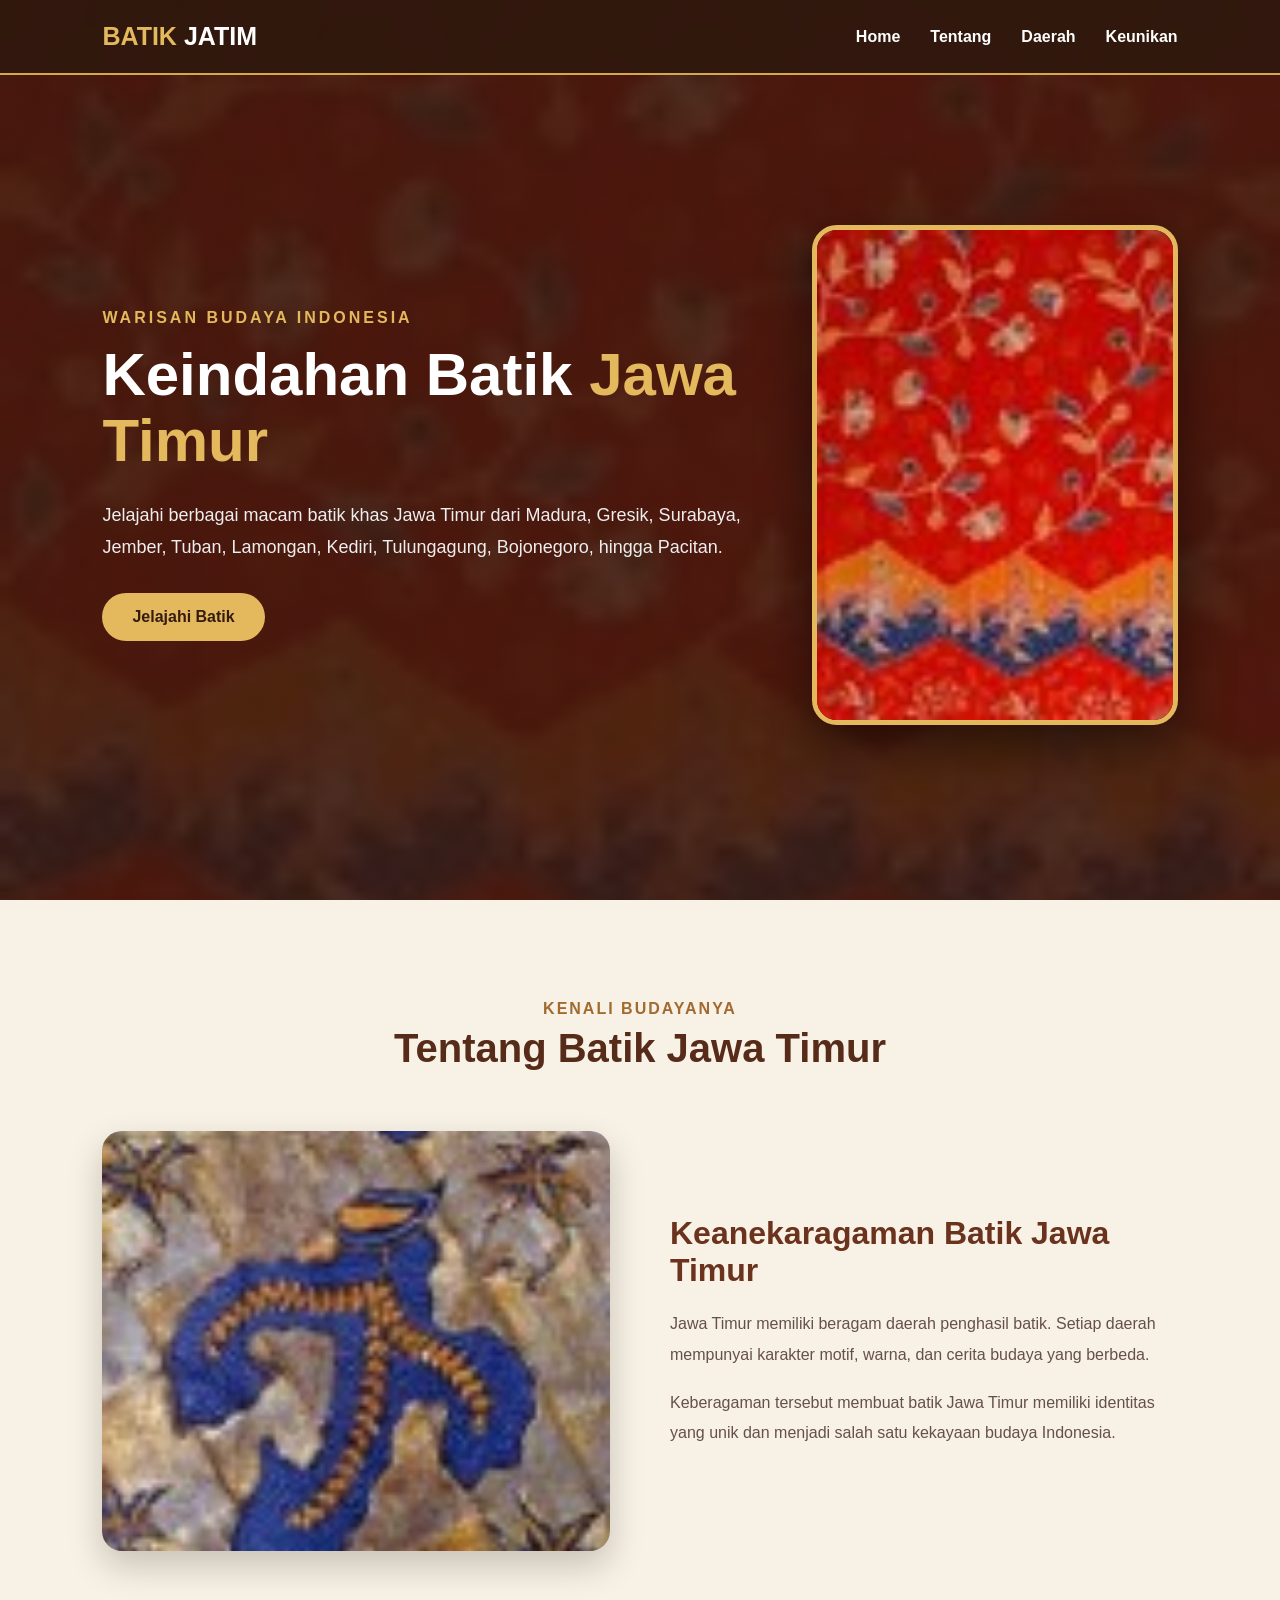
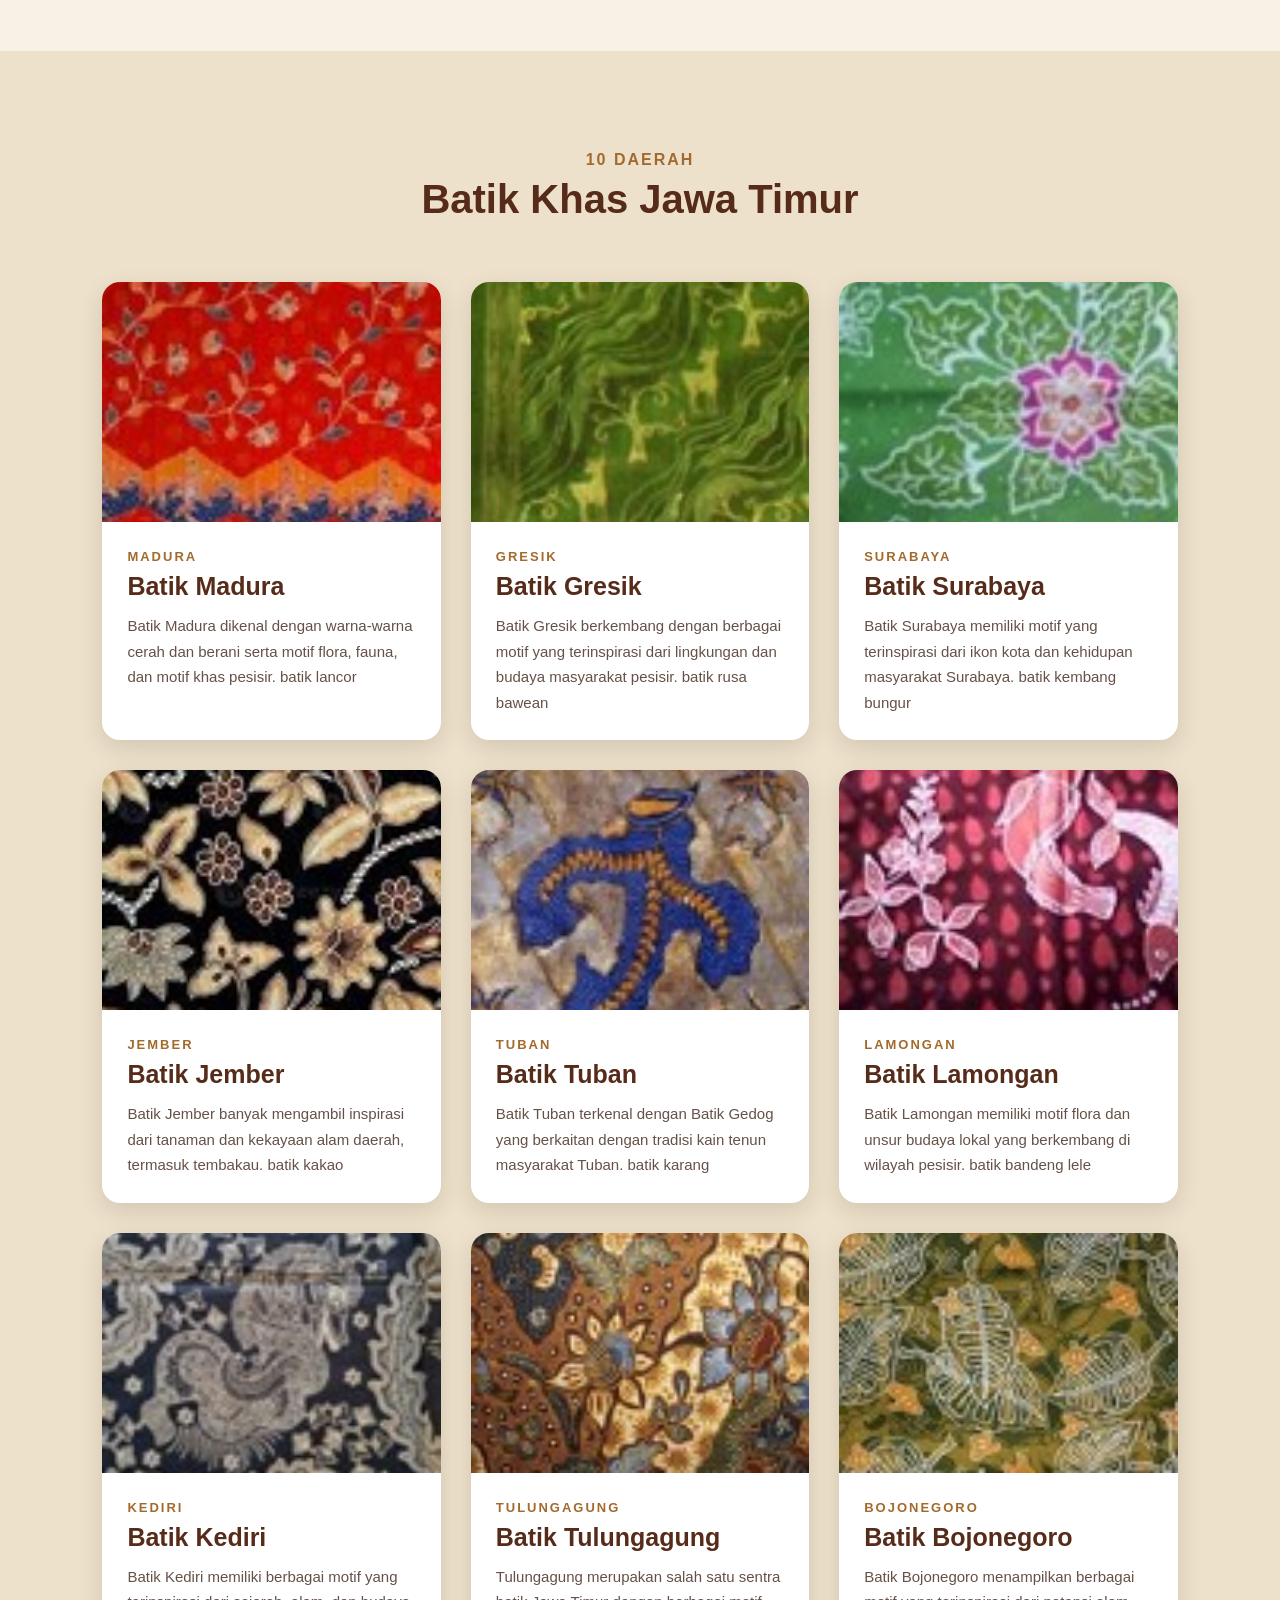
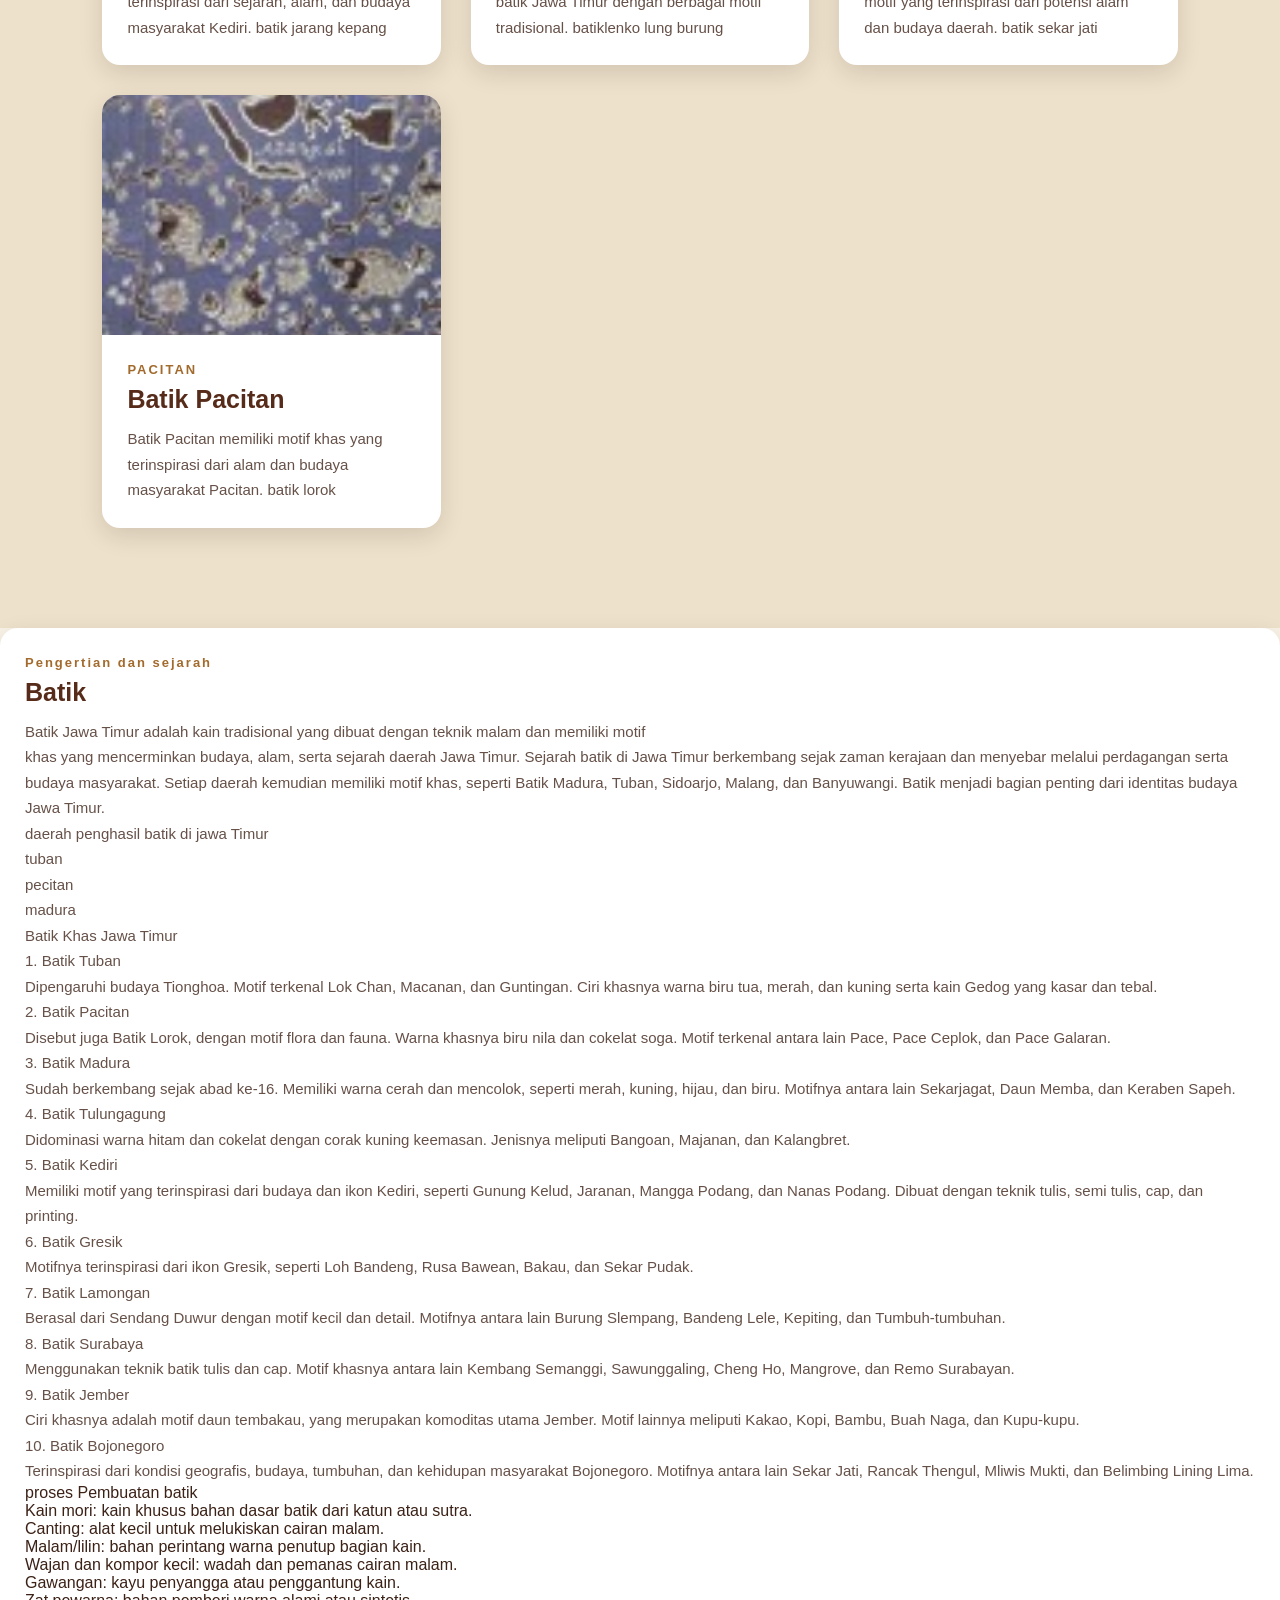
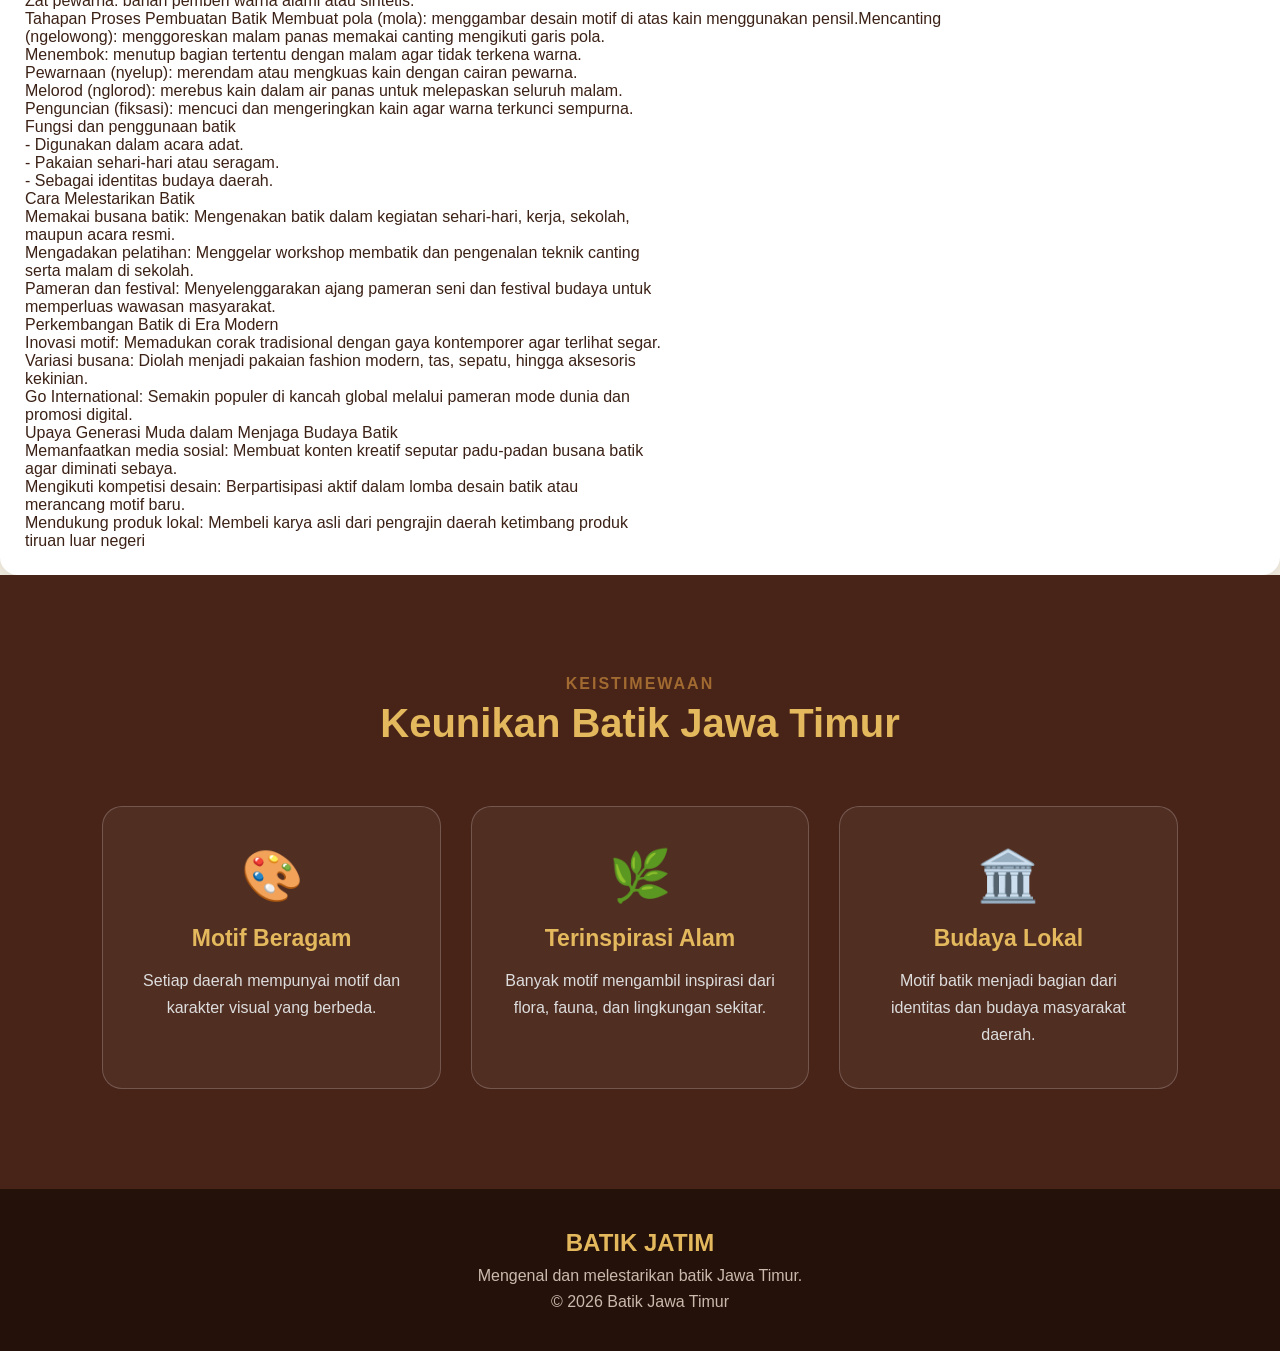
<file: index.html>
<!DOCTYPE html>
<html lang="id">
<head>
    <meta charset="UTF-8">
    <meta name="viewport" content="width=device-width, initial-scale=1.0">

    <title>Batik Jawa Timur</title>

    <link rel="stylesheet" href="style.css">
</head>

<body>

    <!-- NAVBAR -->
    <header>
        <nav class="navbar">

            <div class="logo">
                BATIK <span>JATIM</span>
            </div>

            <ul class="nav-menu">
                <li><a href="#home">Home</a></li>
                <li><a href="#tentang">Tentang</a></li>
                <li><a href="#daerah">Daerah</a></li>
                <li><a href="#keunikan">Keunikan</a></li>
            </ul>

        </nav>
    </header>


    <!-- HERO -->
    <section class="hero" id="home">

        <div class="hero-content">

            <p class="subtitle">WARISAN BUDAYA INDONESIA</p>

            <h1>
                Keindahan Batik
                <span>Jawa Timur</span>
            </h1>

            <p>
                Jelajahi berbagai macam batik khas Jawa Timur
                dari Madura, Gresik, Surabaya, Jember, Tuban,
                Lamongan, Kediri, Tulungagung, Bojonegoro,
                hingga Pacitan.
            </p>

            <a href="#daerah" class="btn">
                Jelajahi Batik
            </a>

        </div>

        <div class="hero-image">
            <img src="images/madura.jpg" alt="Batik Madura">
        </div>

    </section>


    <!-- TENTANG -->
    <section id="tentang" class="section">

        <div class="title">
            <p>KENALI BUDAYANYA</p>
            <h2>Tentang Batik Jawa Timur</h2>
        </div>

        <div class="about">

            <div class="about-image">
                <img src="images/tuban.jpg" alt="Batik Tuban">
            </div>

            <div class="about-text">

                <h3>Keanekaragaman Batik Jawa Timur</h3>

                <p>
                    Jawa Timur memiliki beragam daerah penghasil
                    batik. Setiap daerah mempunyai karakter motif,
                    warna, dan cerita budaya yang berbeda.
                </p>

                <p>
                    Keberagaman tersebut membuat batik Jawa Timur
                    memiliki identitas yang unik dan menjadi salah
                    satu kekayaan budaya Indonesia.
                </p>

            </div>

        </div>

    </section>


    <!-- DAERAH -->
    <section id="daerah" class="section daerah">

        <div class="title">
            <p>10 DAERAH</p>
            <h2>Batik Khas Jawa Timur</h2>
        </div>

        <div class="batik-grid">


            <!-- MADURA -->
            <div class="card">

                <div class="card-image">
                    <img src="images/madura.jpg" alt="Batik Madura">
                </div>

                <div class="card-content">

                    <span>MADURA</span>

                    <h3>Batik Madura</h3>

                    <p>
                        Batik Madura dikenal dengan warna-warna
                        cerah dan berani serta motif flora,
                        fauna, dan motif khas pesisir.
                        batik lancor
                    </p>

                </div>

            </div>


            <!-- GRESIK -->
            <div class="card">

                <div class="card-image">
                    <img src="images/gersik.jpg" alt="Batik Gresik">
                </div>

                <div class="card-content">

                    <span>GRESIK</span>

                    <h3>Batik Gresik</h3>

                    <p>
                        Batik Gresik berkembang dengan berbagai
                        motif yang terinspirasi dari lingkungan
                        dan budaya masyarakat pesisir.
                        batik rusa bawean
                    </p>

                </div>

            </div>


            <!-- SURABAYA -->
            <div class="card">

                <div class="card-image">
                    <img src="images/surabaya.jpg" alt="Batik Surabaya">
                </div>

                <div class="card-content">

                    <span>SURABAYA</span>

                    <h3>Batik Surabaya</h3>

                    <p>
                        Batik Surabaya memiliki motif yang
                        terinspirasi dari ikon kota dan kehidupan
                        masyarakat Surabaya.
                        batik kembang bungur
                    </p>

                </div>

            </div>


            <!-- JEMBER -->
            <div class="card">

                <div class="card-image">
                    <img src="images/jember.jpg" alt="Batik Jember">
                </div>

                <div class="card-content">

                    <span>JEMBER</span>

                    <h3>Batik Jember</h3>

                    <p>
                        Batik Jember banyak mengambil inspirasi
                        dari tanaman dan kekayaan alam daerah,
                        termasuk tembakau.
                        batik kakao
                    </p>

                </div>

            </div>


            <!-- TUBAN -->
            <div class="card">

                <div class="card-image">
                    <img src="images/tuban.jpg" alt="Batik Tuban Gedog">
                </div>

                <div class="card-content">

                    <span>TUBAN</span>

                    <h3>Batik Tuban</h3>

                    <p>
                        Batik Tuban terkenal dengan Batik Gedog
                        yang berkaitan dengan tradisi kain tenun
                        masyarakat Tuban.
                        batik karang
                    </p>

                </div>

            </div>


            <!-- LAMONGAN -->
            <div class="card">

                <div class="card-image">
                    <img src="images/lamongan.jpg" alt="Batik Lamongan">
                </div>

                <div class="card-content">

                    <span>LAMONGAN</span>

                    <h3>Batik Lamongan</h3>

                    <p>
                        Batik Lamongan memiliki motif flora
                        dan unsur budaya lokal yang berkembang
                        di wilayah pesisir.
                        batik bandeng lele
                    </p>

                </div>

            </div>


            <!-- KEDIRI -->
            <div class="card">

                <div class="card-image">
                    <img src="images/kediri.jpg" alt="Batik Kediri">
                </div>

                <div class="card-content">

                    <span>KEDIRI</span>

                    <h3>Batik Kediri</h3>

                    <p>
                        Batik Kediri memiliki berbagai motif
                        yang terinspirasi dari sejarah, alam,
                        dan budaya masyarakat Kediri.
                        batik jarang kepang
                    </p>

                </div>

            </div>


            <!-- TULUNGAGUNG -->
            <div class="card">

                <div class="card-image">
                    <img src="images/tulungagung.jpg" alt="Batik Tulungagung">
                </div>

                <div class="card-content">

                    <span>TULUNGAGUNG</span>

                    <h3>Batik Tulungagung</h3>

                    <p>
                        Tulungagung merupakan salah satu sentra
                        batik Jawa Timur dengan berbagai motif
                        tradisional.
                        batiklenko lung burung
                    </p>

                </div>

            </div>


            <!-- BOJONEGORO -->
            <div class="card">

                <div class="card-image">
                    <img src="images/bojonegoro.jpg" alt="Batik Bojonegoro">
                </div>

                <div class="card-content">

                    <span>BOJONEGORO</span>

                    <h3>Batik Bojonegoro</h3>

                    <p>
                        Batik Bojonegoro menampilkan berbagai
                        motif yang terinspirasi dari potensi
                        alam dan budaya daerah.
                        batik sekar jati
                    </p>

                </div>

            </div>


            <!-- PACITAN -->
            <div class="card">

                <div class="card-image">
                    <img src="images/pacitan.jpg" alt="Batik Pacitan">
                </div>

                <div class="card-content">

                    <span>PACITAN</span>

                    <h3>Batik Pacitan</h3>

                    <p>
                        Batik Pacitan memiliki motif khas yang
                        terinspirasi dari alam dan budaya
                        masyarakat Pacitan.
                        batik lorok
                    </p>

                </div>

            </div>

        </div>

    </section>
     <div class="card">

                <div class="card-content">

                    <span>Pengertian dan sejarah</span>

                    <h3>Batik </h3>

    <p>Batik Jawa Timur adalah kain tradisional yang dibuat dengan teknik malam dan memiliki motif<br>
     khas yang mencerminkan budaya, alam, serta sejarah daerah Jawa Timur.
     Sejarah batik di Jawa Timur berkembang sejak zaman kerajaan dan menyebar melalui perdagangan serta budaya masyarakat. Setiap daerah kemudian memiliki motif khas, seperti Batik Madura, Tuban, Sidoarjo, Malang, dan Banyuwangi.
      Batik menjadi bagian penting dari identitas budaya Jawa Timur.<br>
      daerah penghasil batik di jawa Timur <br>
      tuban <br>
      pecitan<br>
      madura <br>
    </p>
    <p>Batik Khas Jawa Timur<br>

1. Batik Tuban<br>
    Dipengaruhi budaya Tionghoa. Motif terkenal Lok Chan, Macanan, dan Guntingan. Ciri khasnya warna biru tua, merah, dan kuning serta kain Gedog yang kasar dan tebal.<br>
2. Batik Pacitan<br>
    Disebut juga Batik Lorok, dengan motif flora dan fauna. Warna khasnya biru nila dan cokelat soga. Motif terkenal antara lain Pace, Pace Ceplok, dan Pace Galaran.<br>
3. Batik Madura<br>
    Sudah berkembang sejak abad ke-16. Memiliki warna cerah dan mencolok, seperti merah, kuning, hijau, dan biru. Motifnya antara lain Sekarjagat, Daun Memba, dan Keraben Sapeh.<br>
4. Batik Tulungagung<br>
    Didominasi warna hitam dan cokelat dengan corak kuning keemasan. Jenisnya meliputi Bangoan, Majanan, dan Kalangbret.<br>
5. Batik Kediri<br>
    Memiliki motif yang terinspirasi dari budaya dan ikon Kediri, seperti Gunung Kelud, Jaranan, Mangga Podang, dan Nanas Podang. Dibuat dengan teknik tulis, semi tulis, cap, dan printing.<br>
6. Batik Gresik<br>
    Motifnya terinspirasi dari ikon Gresik, seperti Loh Bandeng, Rusa Bawean, Bakau, dan Sekar Pudak.<br>
7. Batik Lamongan<br>
    Berasal dari Sendang Duwur dengan motif kecil dan detail. Motifnya antara lain Burung Slempang, Bandeng Lele, Kepiting, dan Tumbuh-tumbuhan.<br>
8. Batik Surabaya<br>
    Menggunakan teknik batik tulis dan cap. Motif khasnya antara lain Kembang Semanggi, Sawunggaling, Cheng Ho, Mangrove, dan Remo Surabayan.<br>
9. Batik Jember<br>
    Ciri khasnya adalah motif daun tembakau, yang merupakan komoditas utama Jember. Motif lainnya meliputi Kakao, Kopi, Bambu, Buah Naga, dan Kupu-kupu.<br>
10. Batik Bojonegoro<br>
    Terinspirasi dari kondisi geografis, budaya, tumbuhan, dan kehidupan masyarakat Bojonegoro. Motifnya antara lain Sekar Jati, Rancak Thengul, Mliwis Mukti, dan Belimbing Lining Lima.<br></p>
proses Pembuatan batik <br>
    Kain mori: kain khusus bahan dasar batik dari katun atau sutra.<br>
Canting: alat kecil untuk melukiskan cairan malam.<br>
Malam/lilin: bahan perintang warna penutup bagian kain.<br>
Wajan dan kompor kecil: wadah dan pemanas cairan malam.<br>
Gawangan: kayu penyangga atau penggantung kain.<br>
Zat pewarna: bahan pemberi warna alami atau sintetis.<br>



Tahapan Proses Pembuatan Batik

Membuat pola (mola): menggambar desain motif di atas kain menggunakan pensil.Mencanting<br>
 (ngelowong): menggoreskan malam panas memakai canting mengikuti garis pola.<br>
Menembok: menutup bagian tertentu dengan malam agar tidak terkena warna.<br>
Pewarnaan (nyelup): merendam atau mengkuas kain dengan cairan pewarna.<br>
Melorod (nglorod): merebus kain dalam air panas untuk melepaskan seluruh malam.<br>
Penguncian (fiksasi): mencuci dan mengeringkan kain agar warna terkunci sempurna.<br>

Fungsi dan penggunaan batik <br>
   - Digunakan dalam acara adat. <br>
   - Pakaian sehari-hari atau seragam. <br>
   - Sebagai identitas budaya daerah.<br>
   Cara Melestarikan Batik<br>
Memakai busana batik: Mengenakan batik dalam kegiatan sehari-hari, kerja, sekolah,<br>
maupun acara resmi.<br>
Mengadakan pelatihan: Menggelar workshop membatik dan pengenalan teknik canting<br>
serta malam di sekolah.<br>
Pameran dan festival: Menyelenggarakan ajang pameran seni dan festival budaya untuk<br>
memperluas wawasan masyarakat. <br>
Perkembangan Batik di Era Modern<br>
Inovasi motif: Memadukan corak tradisional dengan gaya kontemporer agar terlihat segar.<br>
Variasi busana: Diolah menjadi pakaian fashion modern, tas, sepatu, hingga aksesoris<br>
kekinian.<br>
Go International: Semakin populer di kancah global melalui pameran mode dunia dan<br>
promosi digital. <br>
Upaya Generasi Muda dalam Menjaga Budaya Batik<br>
Memanfaatkan media sosial: Membuat konten kreatif seputar padu-padan busana batik<br>
agar diminati sebaya.<br>
Mengikuti kompetisi desain: Berpartisipasi aktif dalam lomba desain batik atau<br>
merancang motif baru.<br>
Mendukung produk lokal: Membeli karya asli dari pengrajin daerah ketimbang produk<br>
tiruan luar negeri<br>
                </div>

            </div>

        </div>

    <!-- KEUNIKAN -->
    <section id="keunikan" class="keunikan">

        <div class="title">
            <p>KEISTIMEWAAN</p>
            <h2>Keunikan Batik Jawa Timur</h2>
        </div>

        <div class="feature-grid">

            <div class="feature">
                <div>🎨</div>
                <h3>Motif Beragam</h3>
                <p>
                    Setiap daerah mempunyai motif dan karakter
                    visual yang berbeda.
                </p>
            </div>

            <div class="feature">
                <div>🌿</div>
                <h3>Terinspirasi Alam</h3>
                <p>
                    Banyak motif mengambil inspirasi dari flora,
                    fauna, dan lingkungan sekitar.
                </p>
            </div>

            <div class="feature">
                <div>🏛️</div>
                <h3>Budaya Lokal</h3>
                <p>
                    Motif batik menjadi bagian dari identitas
                    dan budaya masyarakat daerah.
                </p>
            </div>

        </div>

    </section>


    <!-- FOOTER -->
    <footer>

        <h2>BATIK JATIM</h2>

        <p>
            Mengenal dan melestarikan batik Jawa Timur.
        </p>

        <p>
            © 2026 Batik Jawa Timur
        </p>

    </footer>

</body>
</html>
</file>
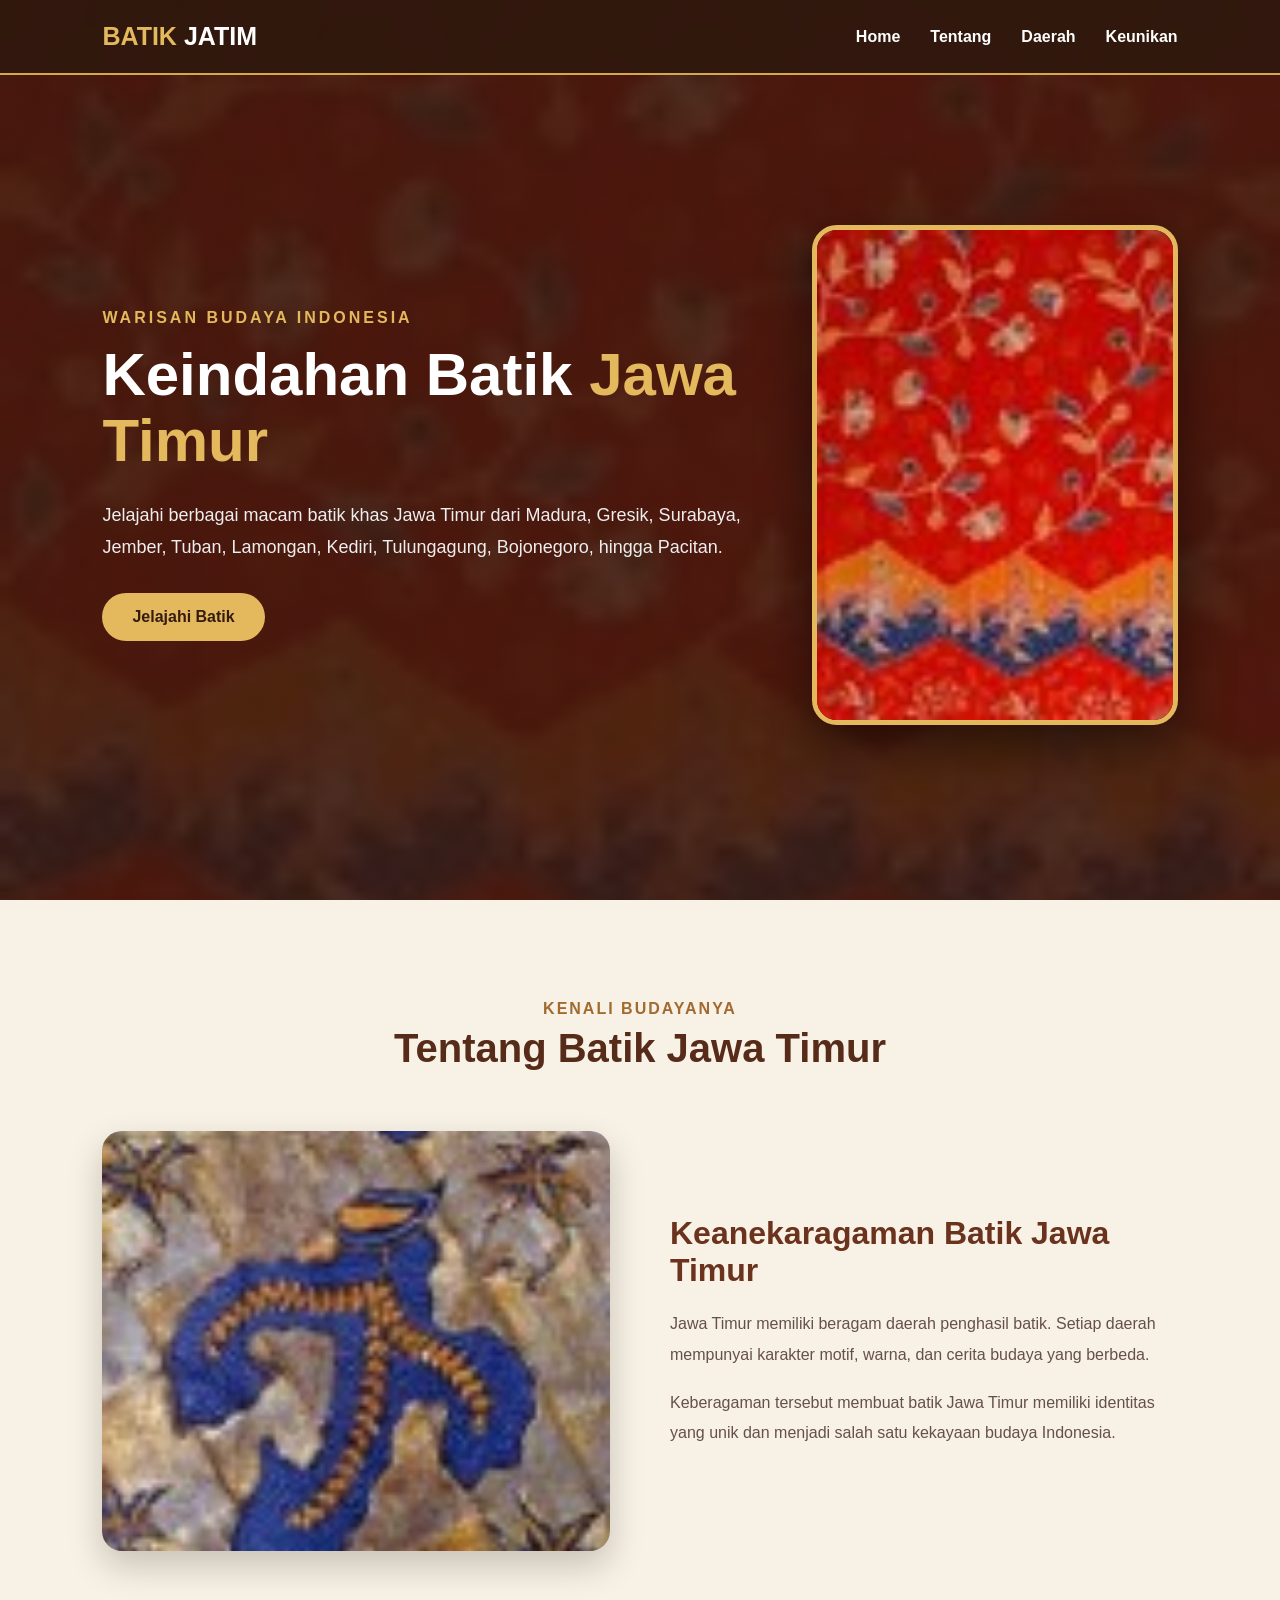
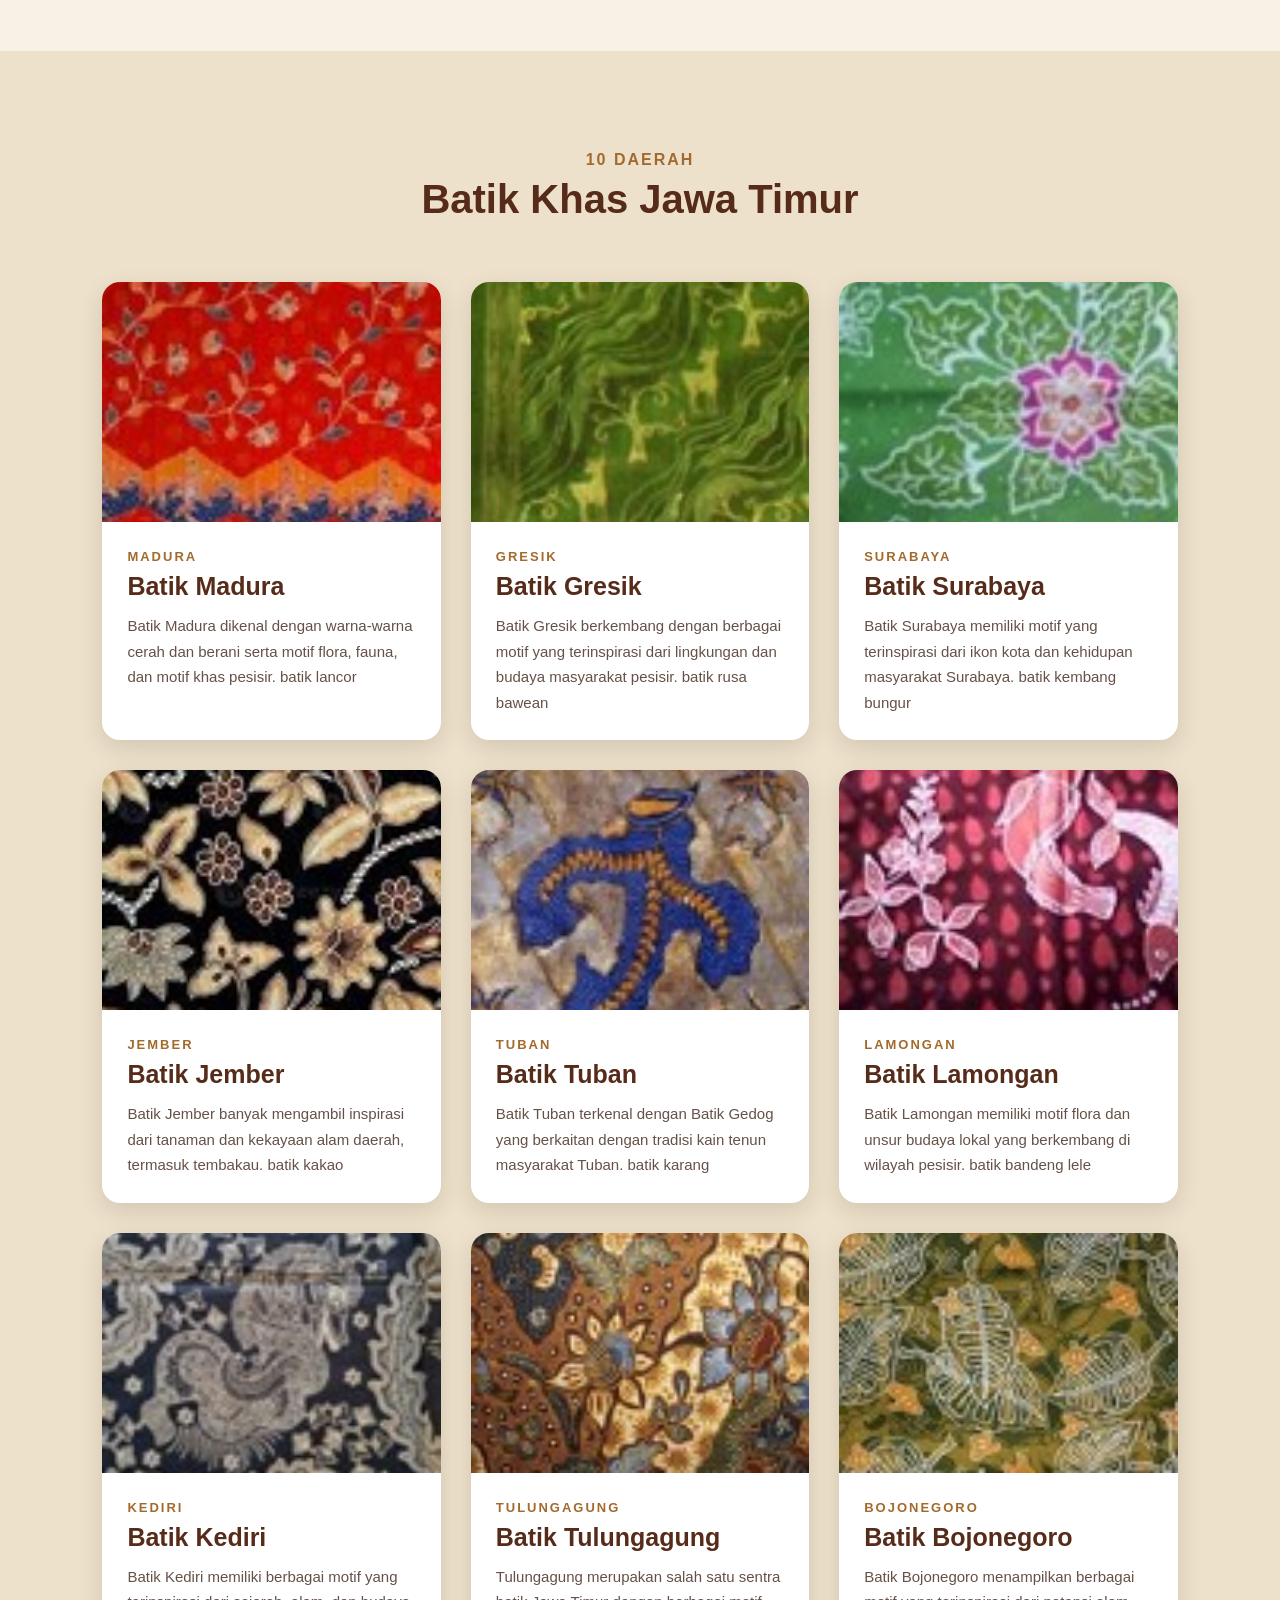
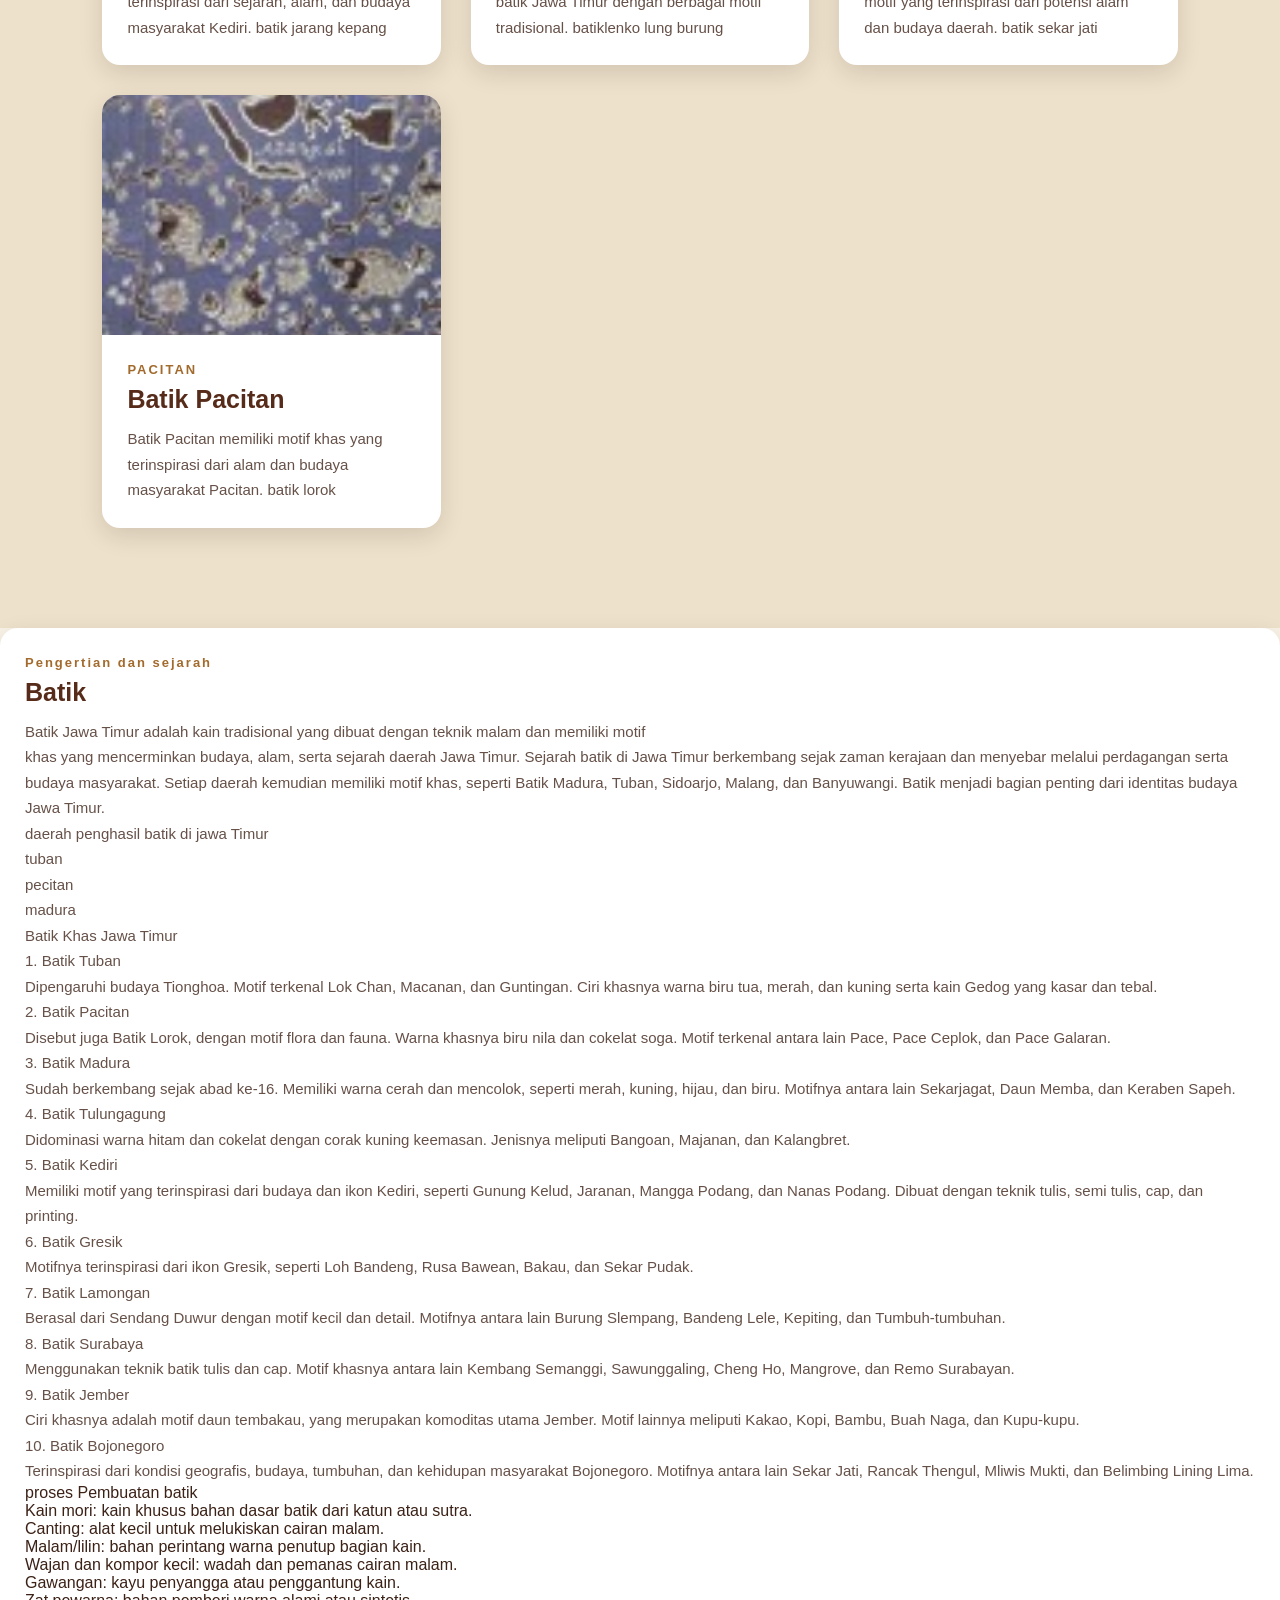
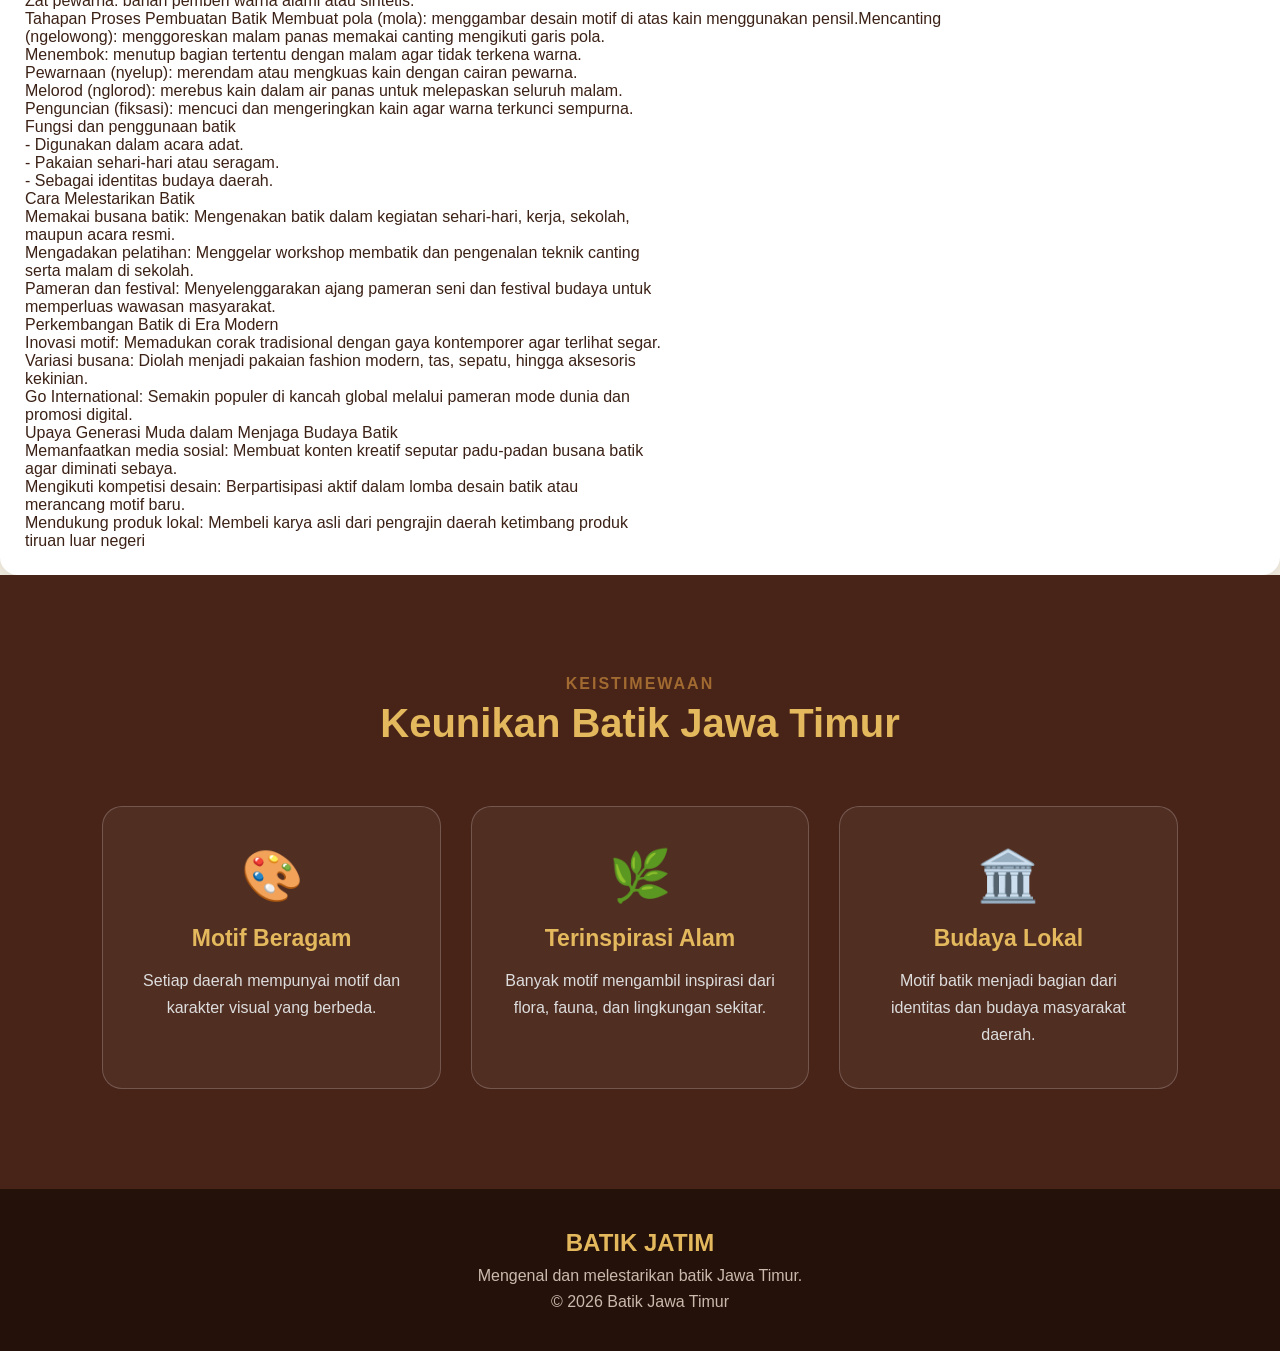
<file: ipas/index.html>
<!DOCTYPE html>
<html lang="id">
<head>
    <meta charset="UTF-8">
    <meta name="viewport" content="width=device-width, initial-scale=1.0">

    <title>Batik Jawa Timur</title>

    <link rel="stylesheet" href="style.css">
</head>

<body>

    <!-- NAVBAR -->
    <header>
        <nav class="navbar">

            <div class="logo">
                BATIK <span>JATIM</span>
            </div>

            <ul class="nav-menu">
                <li><a href="#home">Home</a></li>
                <li><a href="#tentang">Tentang</a></li>
                <li><a href="#daerah">Daerah</a></li>
                <li><a href="#keunikan">Keunikan</a></li>
            </ul>

        </nav>
    </header>


    <!-- HERO -->
    <section class="hero" id="home">

        <div class="hero-content">

            <p class="subtitle">WARISAN BUDAYA INDONESIA</p>

            <h1>
                Keindahan Batik
                <span>Jawa Timur</span>
            </h1>

            <p>
                Jelajahi berbagai macam batik khas Jawa Timur
                dari Madura, Gresik, Surabaya, Jember, Tuban,
                Lamongan, Kediri, Tulungagung, Bojonegoro,
                hingga Pacitan.
            </p>

            <a href="#daerah" class="btn">
                Jelajahi Batik
            </a>

        </div>

        <div class="hero-image">
            <img src="images/madura.jpg" alt="Batik Madura">
        </div>

    </section>


    <!-- TENTANG -->
    <section id="tentang" class="section">

        <div class="title">
            <p>KENALI BUDAYANYA</p>
            <h2>Tentang Batik Jawa Timur</h2>
        </div>

        <div class="about">

            <div class="about-image">
                <img src="images/tuban.jpg" alt="Batik Tuban">
            </div>

            <div class="about-text">

                <h3>Keanekaragaman Batik Jawa Timur</h3>

                <p>
                    Jawa Timur memiliki beragam daerah penghasil
                    batik. Setiap daerah mempunyai karakter motif,
                    warna, dan cerita budaya yang berbeda.
                </p>

                <p>
                    Keberagaman tersebut membuat batik Jawa Timur
                    memiliki identitas yang unik dan menjadi salah
                    satu kekayaan budaya Indonesia.
                </p>

            </div>

        </div>

    </section>


    <!-- DAERAH -->
    <section id="daerah" class="section daerah">

        <div class="title">
            <p>10 DAERAH</p>
            <h2>Batik Khas Jawa Timur</h2>
        </div>

        <div class="batik-grid">


            <!-- MADURA -->
            <div class="card">

                <div class="card-image">
                    <img src="images/madura.jpg" alt="Batik Madura">
                </div>

                <div class="card-content">

                    <span>MADURA</span>

                    <h3>Batik Madura</h3>

                    <p>
                        Batik Madura dikenal dengan warna-warna
                        cerah dan berani serta motif flora,
                        fauna, dan motif khas pesisir.
                        batik lancor
                    </p>

                </div>

            </div>


            <!-- GRESIK -->
            <div class="card">

                <div class="card-image">
                    <img src="images/gersik.jpg" alt="Batik Gresik">
                </div>

                <div class="card-content">

                    <span>GRESIK</span>

                    <h3>Batik Gresik</h3>

                    <p>
                        Batik Gresik berkembang dengan berbagai
                        motif yang terinspirasi dari lingkungan
                        dan budaya masyarakat pesisir.
                        batik rusa bawean
                    </p>

                </div>

            </div>


            <!-- SURABAYA -->
            <div class="card">

                <div class="card-image">
                    <img src="images/surabaya.jpg" alt="Batik Surabaya">
                </div>

                <div class="card-content">

                    <span>SURABAYA</span>

                    <h3>Batik Surabaya</h3>

                    <p>
                        Batik Surabaya memiliki motif yang
                        terinspirasi dari ikon kota dan kehidupan
                        masyarakat Surabaya.
                        batik kembang bungur
                    </p>

                </div>

            </div>


            <!-- JEMBER -->
            <div class="card">

                <div class="card-image">
                    <img src="images/jember.jpg" alt="Batik Jember">
                </div>

                <div class="card-content">

                    <span>JEMBER</span>

                    <h3>Batik Jember</h3>

                    <p>
                        Batik Jember banyak mengambil inspirasi
                        dari tanaman dan kekayaan alam daerah,
                        termasuk tembakau.
                        batik kakao
                    </p>

                </div>

            </div>


            <!-- TUBAN -->
            <div class="card">

                <div class="card-image">
                    <img src="images/tuban.jpg" alt="Batik Tuban Gedog">
                </div>

                <div class="card-content">

                    <span>TUBAN</span>

                    <h3>Batik Tuban</h3>

                    <p>
                        Batik Tuban terkenal dengan Batik Gedog
                        yang berkaitan dengan tradisi kain tenun
                        masyarakat Tuban.
                        batik karang
                    </p>

                </div>

            </div>


            <!-- LAMONGAN -->
            <div class="card">

                <div class="card-image">
                    <img src="images/lamongan.jpg" alt="Batik Lamongan">
                </div>

                <div class="card-content">

                    <span>LAMONGAN</span>

                    <h3>Batik Lamongan</h3>

                    <p>
                        Batik Lamongan memiliki motif flora
                        dan unsur budaya lokal yang berkembang
                        di wilayah pesisir.
                        batik bandeng lele
                    </p>

                </div>

            </div>


            <!-- KEDIRI -->
            <div class="card">

                <div class="card-image">
                    <img src="images/kediri.jpg" alt="Batik Kediri">
                </div>

                <div class="card-content">

                    <span>KEDIRI</span>

                    <h3>Batik Kediri</h3>

                    <p>
                        Batik Kediri memiliki berbagai motif
                        yang terinspirasi dari sejarah, alam,
                        dan budaya masyarakat Kediri.
                        batik jarang kepang
                    </p>

                </div>

            </div>


            <!-- TULUNGAGUNG -->
            <div class="card">

                <div class="card-image">
                    <img src="images/tulungagung.jpg" alt="Batik Tulungagung">
                </div>

                <div class="card-content">

                    <span>TULUNGAGUNG</span>

                    <h3>Batik Tulungagung</h3>

                    <p>
                        Tulungagung merupakan salah satu sentra
                        batik Jawa Timur dengan berbagai motif
                        tradisional.
                        batiklenko lung burung
                    </p>

                </div>

            </div>


            <!-- BOJONEGORO -->
            <div class="card">

                <div class="card-image">
                    <img src="images/bojonegoro.jpg" alt="Batik Bojonegoro">
                </div>

                <div class="card-content">

                    <span>BOJONEGORO</span>

                    <h3>Batik Bojonegoro</h3>

                    <p>
                        Batik Bojonegoro menampilkan berbagai
                        motif yang terinspirasi dari potensi
                        alam dan budaya daerah.
                        batik sekar jati
                    </p>

                </div>

            </div>


            <!-- PACITAN -->
            <div class="card">

                <div class="card-image">
                    <img src="images/pacitan.jpg" alt="Batik Pacitan">
                </div>

                <div class="card-content">

                    <span>PACITAN</span>

                    <h3>Batik Pacitan</h3>

                    <p>
                        Batik Pacitan memiliki motif khas yang
                        terinspirasi dari alam dan budaya
                        masyarakat Pacitan.
                        batik lorok
                    </p>

                </div>

            </div>

        </div>

    </section>
     <div class="card">

                <div class="card-content">

                    <span>Pengertian dan sejarah</span>

                    <h3>Batik </h3>

    <p>Batik Jawa Timur adalah kain tradisional yang dibuat dengan teknik malam dan memiliki motif<br>
     khas yang mencerminkan budaya, alam, serta sejarah daerah Jawa Timur.
     Sejarah batik di Jawa Timur berkembang sejak zaman kerajaan dan menyebar melalui perdagangan serta budaya masyarakat. Setiap daerah kemudian memiliki motif khas, seperti Batik Madura, Tuban, Sidoarjo, Malang, dan Banyuwangi.
      Batik menjadi bagian penting dari identitas budaya Jawa Timur.<br>
      daerah penghasil batik di jawa Timur <br>
      tuban <br>
      pecitan<br>
      madura <br>
    </p>
    <p>Batik Khas Jawa Timur<br>

1. Batik Tuban<br>
    Dipengaruhi budaya Tionghoa. Motif terkenal Lok Chan, Macanan, dan Guntingan. Ciri khasnya warna biru tua, merah, dan kuning serta kain Gedog yang kasar dan tebal.<br>
2. Batik Pacitan<br>
    Disebut juga Batik Lorok, dengan motif flora dan fauna. Warna khasnya biru nila dan cokelat soga. Motif terkenal antara lain Pace, Pace Ceplok, dan Pace Galaran.<br>
3. Batik Madura<br>
    Sudah berkembang sejak abad ke-16. Memiliki warna cerah dan mencolok, seperti merah, kuning, hijau, dan biru. Motifnya antara lain Sekarjagat, Daun Memba, dan Keraben Sapeh.<br>
4. Batik Tulungagung<br>
    Didominasi warna hitam dan cokelat dengan corak kuning keemasan. Jenisnya meliputi Bangoan, Majanan, dan Kalangbret.<br>
5. Batik Kediri<br>
    Memiliki motif yang terinspirasi dari budaya dan ikon Kediri, seperti Gunung Kelud, Jaranan, Mangga Podang, dan Nanas Podang. Dibuat dengan teknik tulis, semi tulis, cap, dan printing.<br>
6. Batik Gresik<br>
    Motifnya terinspirasi dari ikon Gresik, seperti Loh Bandeng, Rusa Bawean, Bakau, dan Sekar Pudak.<br>
7. Batik Lamongan<br>
    Berasal dari Sendang Duwur dengan motif kecil dan detail. Motifnya antara lain Burung Slempang, Bandeng Lele, Kepiting, dan Tumbuh-tumbuhan.<br>
8. Batik Surabaya<br>
    Menggunakan teknik batik tulis dan cap. Motif khasnya antara lain Kembang Semanggi, Sawunggaling, Cheng Ho, Mangrove, dan Remo Surabayan.<br>
9. Batik Jember<br>
    Ciri khasnya adalah motif daun tembakau, yang merupakan komoditas utama Jember. Motif lainnya meliputi Kakao, Kopi, Bambu, Buah Naga, dan Kupu-kupu.<br>
10. Batik Bojonegoro<br>
    Terinspirasi dari kondisi geografis, budaya, tumbuhan, dan kehidupan masyarakat Bojonegoro. Motifnya antara lain Sekar Jati, Rancak Thengul, Mliwis Mukti, dan Belimbing Lining Lima.<br></p>
proses Pembuatan batik <br>
    Kain mori: kain khusus bahan dasar batik dari katun atau sutra.<br>
Canting: alat kecil untuk melukiskan cairan malam.<br>
Malam/lilin: bahan perintang warna penutup bagian kain.<br>
Wajan dan kompor kecil: wadah dan pemanas cairan malam.<br>
Gawangan: kayu penyangga atau penggantung kain.<br>
Zat pewarna: bahan pemberi warna alami atau sintetis.<br>



Tahapan Proses Pembuatan Batik

Membuat pola (mola): menggambar desain motif di atas kain menggunakan pensil.Mencanting<br>
 (ngelowong): menggoreskan malam panas memakai canting mengikuti garis pola.<br>
Menembok: menutup bagian tertentu dengan malam agar tidak terkena warna.<br>
Pewarnaan (nyelup): merendam atau mengkuas kain dengan cairan pewarna.<br>
Melorod (nglorod): merebus kain dalam air panas untuk melepaskan seluruh malam.<br>
Penguncian (fiksasi): mencuci dan mengeringkan kain agar warna terkunci sempurna.<br>

Fungsi dan penggunaan batik <br>
   - Digunakan dalam acara adat. <br>
   - Pakaian sehari-hari atau seragam. <br>
   - Sebagai identitas budaya daerah.<br>
   Cara Melestarikan Batik<br>
Memakai busana batik: Mengenakan batik dalam kegiatan sehari-hari, kerja, sekolah,<br>
maupun acara resmi.<br>
Mengadakan pelatihan: Menggelar workshop membatik dan pengenalan teknik canting<br>
serta malam di sekolah.<br>
Pameran dan festival: Menyelenggarakan ajang pameran seni dan festival budaya untuk<br>
memperluas wawasan masyarakat. <br>
Perkembangan Batik di Era Modern<br>
Inovasi motif: Memadukan corak tradisional dengan gaya kontemporer agar terlihat segar.<br>
Variasi busana: Diolah menjadi pakaian fashion modern, tas, sepatu, hingga aksesoris<br>
kekinian.<br>
Go International: Semakin populer di kancah global melalui pameran mode dunia dan<br>
promosi digital. <br>
Upaya Generasi Muda dalam Menjaga Budaya Batik<br>
Memanfaatkan media sosial: Membuat konten kreatif seputar padu-padan busana batik<br>
agar diminati sebaya.<br>
Mengikuti kompetisi desain: Berpartisipasi aktif dalam lomba desain batik atau<br>
merancang motif baru.<br>
Mendukung produk lokal: Membeli karya asli dari pengrajin daerah ketimbang produk<br>
tiruan luar negeri<br>
                </div>

            </div>

        </div>

    <!-- KEUNIKAN -->
    <section id="keunikan" class="keunikan">

        <div class="title">
            <p>KEISTIMEWAAN</p>
            <h2>Keunikan Batik Jawa Timur</h2>
        </div>

        <div class="feature-grid">

            <div class="feature">
                <div>🎨</div>
                <h3>Motif Beragam</h3>
                <p>
                    Setiap daerah mempunyai motif dan karakter
                    visual yang berbeda.
                </p>
            </div>

            <div class="feature">
                <div>🌿</div>
                <h3>Terinspirasi Alam</h3>
                <p>
                    Banyak motif mengambil inspirasi dari flora,
                    fauna, dan lingkungan sekitar.
                </p>
            </div>

            <div class="feature">
                <div>🏛️</div>
                <h3>Budaya Lokal</h3>
                <p>
                    Motif batik menjadi bagian dari identitas
                    dan budaya masyarakat daerah.
                </p>
            </div>

        </div>

    </section>


    <!-- FOOTER -->
    <footer>

        <h2>BATIK JATIM</h2>

        <p>
            Mengenal dan melestarikan batik Jawa Timur.
        </p>

        <p>
            © 2026 Batik Jawa Timur
        </p>

    </footer>

</body>
</html>
</file>
<file: style.css>
/* =========================
   RESET
========================= */

* {
    margin: 0;
    padding: 0;
    box-sizing: border-box;
}

html {
    scroll-behavior: smooth;
}

body {
    font-family: "Segoe UI", Arial, sans-serif;
    background: #f8f1e5;
    color: #3b2116;
}


/* =========================
   NAVBAR
========================= */

header {
    position: fixed;
    width: 100%;
    top: 0;
    z-index: 1000;
}

.navbar {
    height: 75px;
    padding: 0 8%;

    display: flex;
    justify-content: space-between;
    align-items: center;

    background: rgba(48, 24, 14, 0.96);

    border-bottom: 2px solid #d4a84f;
}

.logo {
    font-size: 25px;
    font-weight: 800;
    color: #e4b95d;
}

.logo span {
    color: white;
}

.nav-menu {
    display: flex;
    gap: 30px;
    list-style: none;
}

.nav-menu a {
    text-decoration: none;
    color: white;
    font-weight: 600;

    transition: 0.3s;
}

.nav-menu a:hover {
    color: #e4b95d;
}


/* =========================
   HERO
========================= */

.hero {
    min-height: 100vh;

    padding: 130px 8% 80px;

    display: flex;
    align-items: center;
    justify-content: space-between;

    gap: 60px;

    background:
        linear-gradient(
            rgba(55, 25, 14, 0.86),
            rgba(55, 25, 14, 0.86)
        ),
        url("images/madura.jpg");

    background-size: cover;
    background-position: center;
}

.hero-content {
    max-width: 650px;
    color: white;
}

.subtitle {
    color: #e4b95d;
    font-weight: bold;
    letter-spacing: 3px;
    margin-bottom: 15px;
}

.hero h1 {
    font-size: 60px;
    line-height: 1.1;
    margin-bottom: 25px;
}

.hero h1 span {
    color: #e4b95d;
}

.hero p:not(.subtitle) {
    font-size: 18px;
    line-height: 1.8;
    color: #eee;
    margin-bottom: 30px;
}

.btn {
    display: inline-block;

    padding: 15px 30px;

    border-radius: 30px;

    background: #e4b95d;
    color: #351c11;

    text-decoration: none;
    font-weight: bold;

    transition: 0.3s;
}

.btn:hover {
    transform: translateY(-4px);
    background: white;
}

.hero-image {
    width: 430px;
    height: 500px;

    overflow: hidden;

    border-radius: 25px;

    border: 5px solid #e4b95d;

    box-shadow: 0 20px 50px rgba(0,0,0,.5);
}

.hero-image img {
    width: 100%;
    height: 100%;

    object-fit: cover;

    transition: 0.5s;
}

.hero-image:hover img {
    transform: scale(1.08);
}


/* =========================
   SECTION
========================= */

.section {
    padding: 100px 8%;
}

.title {
    text-align: center;
    margin-bottom: 60px;
}

.title p {
    color: #a16a31;
    font-weight: bold;
    letter-spacing: 2px;
}

.title h2 {
    font-size: 40px;
    color: #572b19;
    margin-top: 8px;
}


/* =========================
   ABOUT
========================= */

.about {
    display: grid;

    grid-template-columns: 1fr 1fr;

    align-items: center;

    gap: 60px;
}

.about-image {
    height: 420px;

    overflow: hidden;

    border-radius: 20px;

    box-shadow: 0 15px 35px rgba(0,0,0,.2);
}

.about-image img {
    width: 100%;
    height: 100%;

    object-fit: cover;

    transition: .5s;
}

.about-image:hover img {
    transform: scale(1.05);
}

.about-text h3 {
    font-size: 32px;

    color: #6b321d;

    margin-bottom: 20px;
}

.about-text p {
    line-height: 1.9;

    color: #665148;

    margin-bottom: 18px;
}


/* =========================
   BATIK CARD
========================= */

.daerah {
    background: #eee1cb;
}

.batik-grid {
    display: grid;

    grid-template-columns:
        repeat(3, 1fr);

    gap: 30px;
}

.card {
    background: white;

    border-radius: 18px;

    overflow: hidden;

    box-shadow:
        0 8px 25px rgba(0,0,0,.12);

    transition: .4s;
}

.card:hover {
    transform: translateY(-10px);

    box-shadow:
        0 18px 35px rgba(0,0,0,.2);
}

.card-image {
    height: 240px;

    overflow: hidden;
}

.card-image img {
    width: 100%;
    height: 100%;

    object-fit: cover;

    transition: .5s;
}

.card:hover .card-image img {
    transform: scale(1.08);
}

.card-content {
    padding: 25px;
}

.card-content span {
    display: inline-block;

    color: #a26a2c;

    font-size: 13px;

    font-weight: bold;

    letter-spacing: 2px;

    margin-bottom: 8px;
}

.card-content h3 {
    font-size: 25px;

    color: #572b19;

    margin-bottom: 12px;
}

.card-content p {
    color: #665148;

    line-height: 1.7;

    font-size: 15px;
}


/* =========================
   KEUNIKAN
========================= */

.keunikan {
    padding: 100px 8%;

    background: #482317;
}

.keunikan .title h2 {
    color: #e4b95d;
}

.feature-grid {
    display: grid;

    grid-template-columns:
        repeat(3, 1fr);

    gap: 30px;
}

.feature {
    padding: 40px 30px;

    text-align: center;

    color: white;

    border: 1px solid rgba(255,255,255,.2);

    border-radius: 20px;

    background: rgba(255,255,255,.05);

    transition: .3s;
}

.feature:hover {
    transform: translateY(-8px);

    background: rgba(255,255,255,.1);
}

.feature div {
    font-size: 50px;

    margin-bottom: 20px;
}

.feature h3 {
    color: #e4b95d;

    font-size: 23px;

    margin-bottom: 15px;
}

.feature p {
    color: #ddd;

    line-height: 1.7;
}


/* =========================
   FOOTER
========================= */

footer {
    padding: 40px;

    text-align: center;

    background: #241109;

    color: white;
}

footer h2 {
    color: #e4b95d;

    margin-bottom: 10px;
}

footer p {
    color: #cbb9ae;

    margin-top: 8px;
}


/* =========================
   RESPONSIVE
========================= */

@media (max-width: 1000px) {

    .hero {
        flex-direction: column;

        text-align: center;
    }

    .hero-image {
        width: 350px;
        height: 400px;
    }

    .about {
        grid-template-columns: 1fr;
    }

    .batik-grid {
        grid-template-columns: repeat(2, 1fr);
    }

    .feature-grid {
        grid-template-columns: repeat(2, 1fr);
    }
}


@media (max-width: 650px) {

    .navbar {
        padding: 0 5%;
    }

    .nav-menu {
        display: none;
    }

    .hero {
        padding: 120px 5% 60px;
    }

    .hero h1 {
        font-size: 42px;
    }

    .hero-image {
        width: 100%;
        height: 350px;
    }

    .section,
    .keunikan {
        padding: 70px 5%;
    }

    .title h2 {
        font-size: 30px;
    }

    .batik-grid,
    .feature-grid {
        grid-template-columns: 1fr;
    }

    .about-image {
        height: 300px;
    }
}
</file>
<file: ipas/style.css>
/* =========================
   RESET
========================= */

* {
    margin: 0;
    padding: 0;
    box-sizing: border-box;
}

html {
    scroll-behavior: smooth;
}

body {
    font-family: "Segoe UI", Arial, sans-serif;
    background: #f8f1e5;
    color: #3b2116;
}


/* =========================
   NAVBAR
========================= */

header {
    position: fixed;
    width: 100%;
    top: 0;
    z-index: 1000;
}

.navbar {
    height: 75px;
    padding: 0 8%;

    display: flex;
    justify-content: space-between;
    align-items: center;

    background: rgba(48, 24, 14, 0.96);

    border-bottom: 2px solid #d4a84f;
}

.logo {
    font-size: 25px;
    font-weight: 800;
    color: #e4b95d;
}

.logo span {
    color: white;
}

.nav-menu {
    display: flex;
    gap: 30px;
    list-style: none;
}

.nav-menu a {
    text-decoration: none;
    color: white;
    font-weight: 600;

    transition: 0.3s;
}

.nav-menu a:hover {
    color: #e4b95d;
}


/* =========================
   HERO
========================= */

.hero {
    min-height: 100vh;

    padding: 130px 8% 80px;

    display: flex;
    align-items: center;
    justify-content: space-between;

    gap: 60px;

    background:
        linear-gradient(
            rgba(55, 25, 14, 0.86),
            rgba(55, 25, 14, 0.86)
        ),
        url("images/madura.jpg");

    background-size: cover;
    background-position: center;
}

.hero-content {
    max-width: 650px;
    color: white;
}

.subtitle {
    color: #e4b95d;
    font-weight: bold;
    letter-spacing: 3px;
    margin-bottom: 15px;
}

.hero h1 {
    font-size: 60px;
    line-height: 1.1;
    margin-bottom: 25px;
}

.hero h1 span {
    color: #e4b95d;
}

.hero p:not(.subtitle) {
    font-size: 18px;
    line-height: 1.8;
    color: #eee;
    margin-bottom: 30px;
}

.btn {
    display: inline-block;

    padding: 15px 30px;

    border-radius: 30px;

    background: #e4b95d;
    color: #351c11;

    text-decoration: none;
    font-weight: bold;

    transition: 0.3s;
}

.btn:hover {
    transform: translateY(-4px);
    background: white;
}

.hero-image {
    width: 430px;
    height: 500px;

    overflow: hidden;

    border-radius: 25px;

    border: 5px solid #e4b95d;

    box-shadow: 0 20px 50px rgba(0,0,0,.5);
}

.hero-image img {
    width: 100%;
    height: 100%;

    object-fit: cover;

    transition: 0.5s;
}

.hero-image:hover img {
    transform: scale(1.08);
}


/* =========================
   SECTION
========================= */

.section {
    padding: 100px 8%;
}

.title {
    text-align: center;
    margin-bottom: 60px;
}

.title p {
    color: #a16a31;
    font-weight: bold;
    letter-spacing: 2px;
}

.title h2 {
    font-size: 40px;
    color: #572b19;
    margin-top: 8px;
}


/* =========================
   ABOUT
========================= */

.about {
    display: grid;

    grid-template-columns: 1fr 1fr;

    align-items: center;

    gap: 60px;
}

.about-image {
    height: 420px;

    overflow: hidden;

    border-radius: 20px;

    box-shadow: 0 15px 35px rgba(0,0,0,.2);
}

.about-image img {
    width: 100%;
    height: 100%;

    object-fit: cover;

    transition: .5s;
}

.about-image:hover img {
    transform: scale(1.05);
}

.about-text h3 {
    font-size: 32px;

    color: #6b321d;

    margin-bottom: 20px;
}

.about-text p {
    line-height: 1.9;

    color: #665148;

    margin-bottom: 18px;
}


/* =========================
   BATIK CARD
========================= */

.daerah {
    background: #eee1cb;
}

.batik-grid {
    display: grid;

    grid-template-columns:
        repeat(3, 1fr);

    gap: 30px;
}

.card {
    background: white;

    border-radius: 18px;

    overflow: hidden;

    box-shadow:
        0 8px 25px rgba(0,0,0,.12);

    transition: .4s;
}

.card:hover {
    transform: translateY(-10px);

    box-shadow:
        0 18px 35px rgba(0,0,0,.2);
}

.card-image {
    height: 240px;

    overflow: hidden;
}

.card-image img {
    width: 100%;
    height: 100%;

    object-fit: cover;

    transition: .5s;
}

.card:hover .card-image img {
    transform: scale(1.08);
}

.card-content {
    padding: 25px;
}

.card-content span {
    display: inline-block;

    color: #a26a2c;

    font-size: 13px;

    font-weight: bold;

    letter-spacing: 2px;

    margin-bottom: 8px;
}

.card-content h3 {
    font-size: 25px;

    color: #572b19;

    margin-bottom: 12px;
}

.card-content p {
    color: #665148;

    line-height: 1.7;

    font-size: 15px;
}


/* =========================
   KEUNIKAN
========================= */

.keunikan {
    padding: 100px 8%;

    background: #482317;
}

.keunikan .title h2 {
    color: #e4b95d;
}

.feature-grid {
    display: grid;

    grid-template-columns:
        repeat(3, 1fr);

    gap: 30px;
}

.feature {
    padding: 40px 30px;

    text-align: center;

    color: white;

    border: 1px solid rgba(255,255,255,.2);

    border-radius: 20px;

    background: rgba(255,255,255,.05);

    transition: .3s;
}

.feature:hover {
    transform: translateY(-8px);

    background: rgba(255,255,255,.1);
}

.feature div {
    font-size: 50px;

    margin-bottom: 20px;
}

.feature h3 {
    color: #e4b95d;

    font-size: 23px;

    margin-bottom: 15px;
}

.feature p {
    color: #ddd;

    line-height: 1.7;
}


/* =========================
   FOOTER
========================= */

footer {
    padding: 40px;

    text-align: center;

    background: #241109;

    color: white;
}

footer h2 {
    color: #e4b95d;

    margin-bottom: 10px;
}

footer p {
    color: #cbb9ae;

    margin-top: 8px;
}


/* =========================
   RESPONSIVE
========================= */

@media (max-width: 1000px) {

    .hero {
        flex-direction: column;

        text-align: center;
    }

    .hero-image {
        width: 350px;
        height: 400px;
    }

    .about {
        grid-template-columns: 1fr;
    }

    .batik-grid {
        grid-template-columns: repeat(2, 1fr);
    }

    .feature-grid {
        grid-template-columns: repeat(2, 1fr);
    }
}


@media (max-width: 650px) {

    .navbar {
        padding: 0 5%;
    }

    .nav-menu {
        display: none;
    }

    .hero {
        padding: 120px 5% 60px;
    }

    .hero h1 {
        font-size: 42px;
    }

    .hero-image {
        width: 100%;
        height: 350px;
    }

    .section,
    .keunikan {
        padding: 70px 5%;
    }

    .title h2 {
        font-size: 30px;
    }

    .batik-grid,
    .feature-grid {
        grid-template-columns: 1fr;
    }

    .about-image {
        height: 300px;
    }
}
</file>
